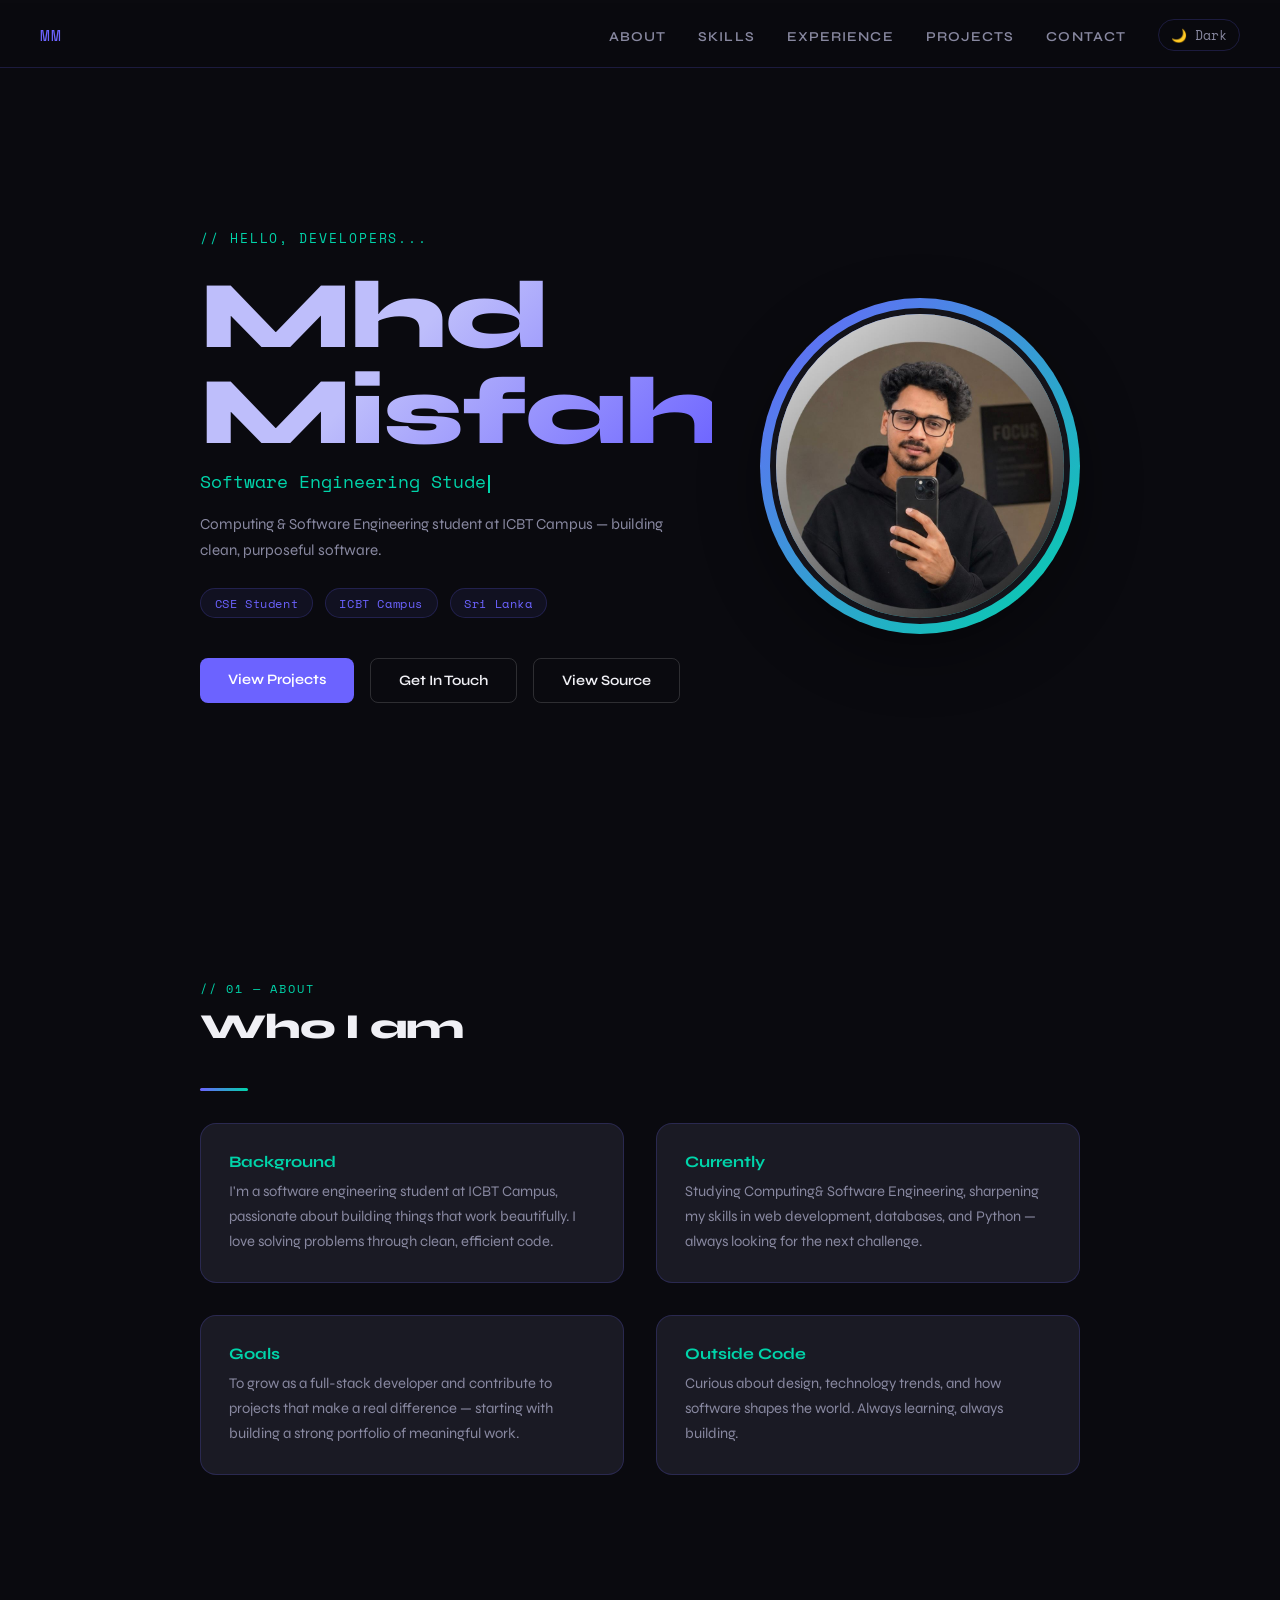
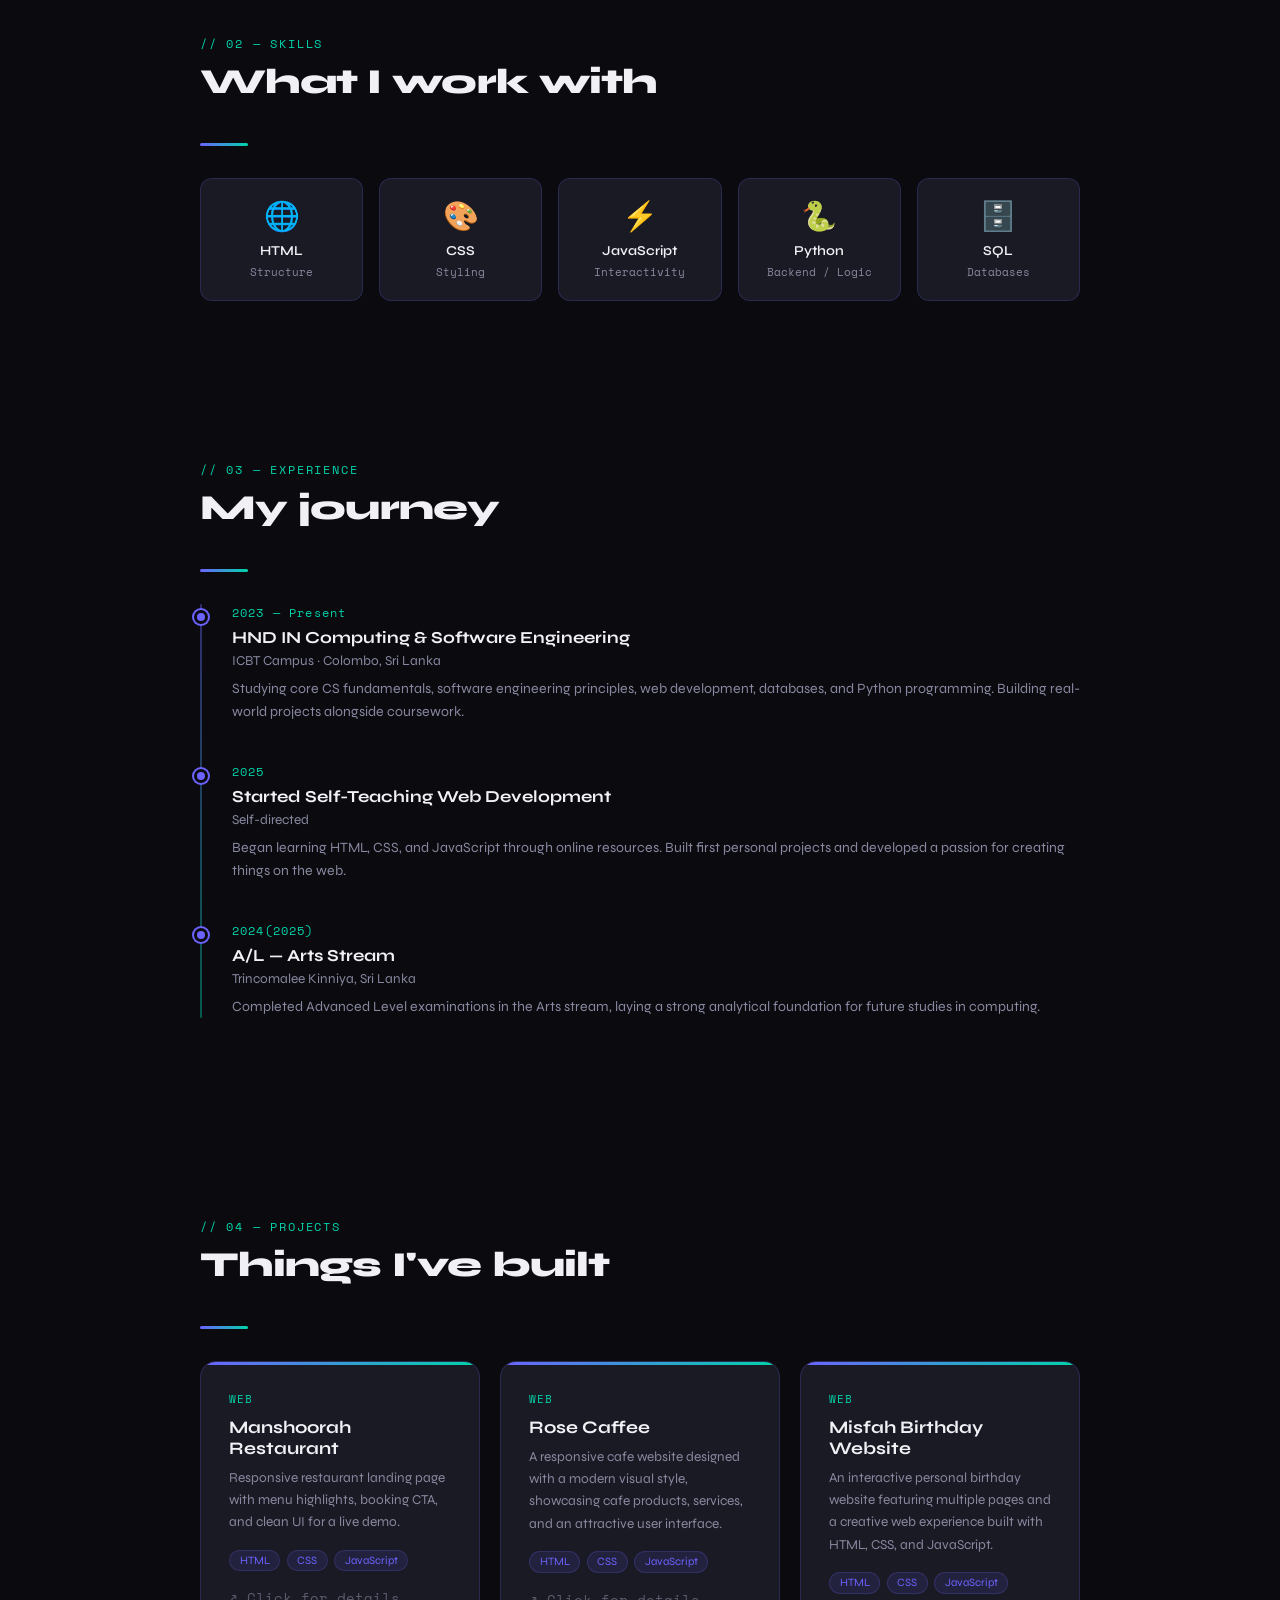
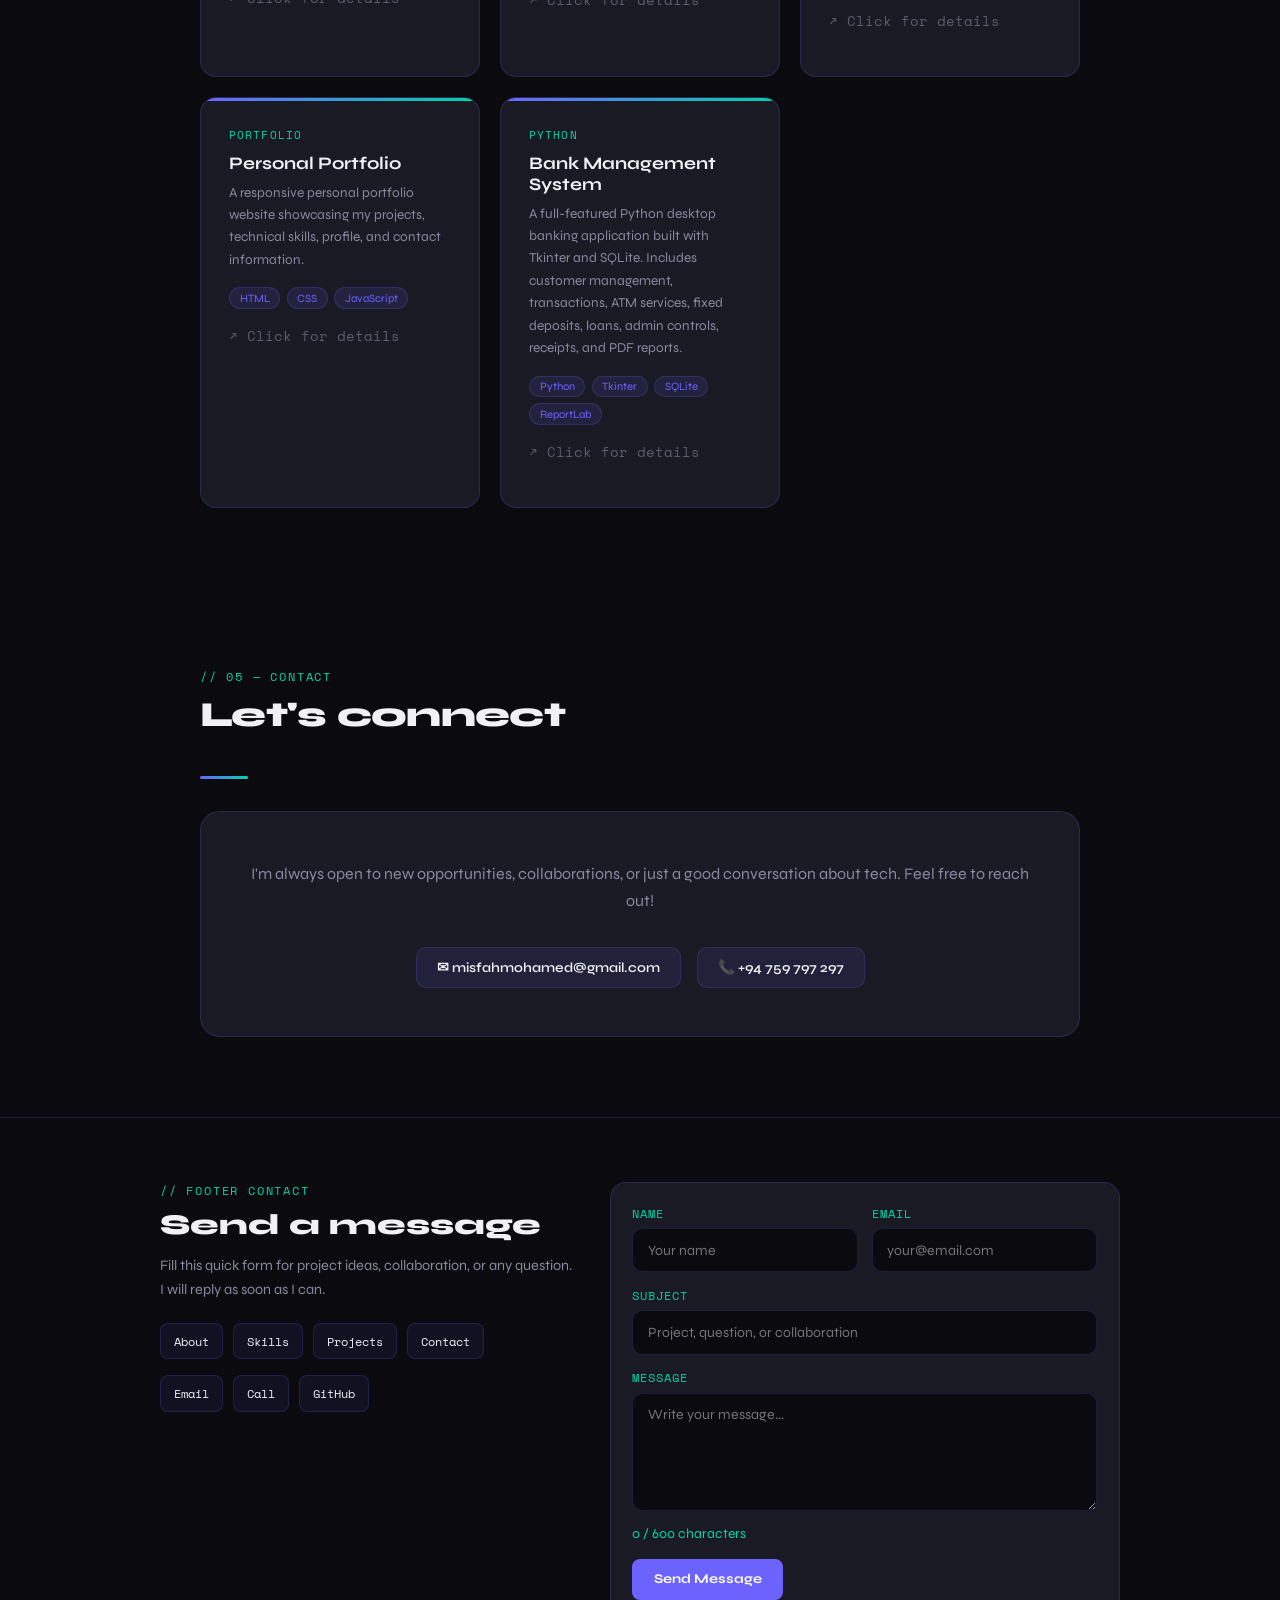
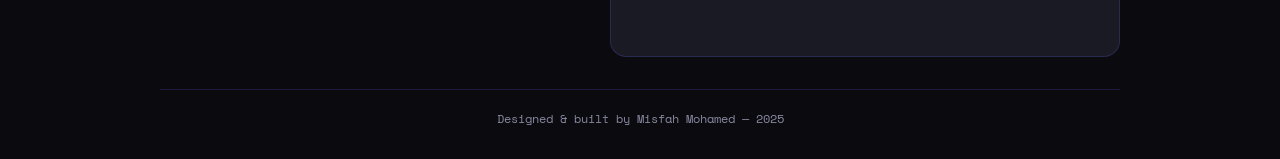
<file: index.html>
<!DOCTYPE html>
<html lang="en">

<head>
    <meta charset="UTF-8" />
    <meta name="viewport" content="width=device-width, initial-scale=1.0" />
    <title>Misfah Mohamed | Portfolio</title>
    <link
        href="https://fonts.googleapis.com/css2?family=Space+Mono:wght@400;700&family=Syne:wght@400;600;800&display=swap"
        rel="stylesheet" />
    <style>
        *,
        *::before,
        *::after {
            box-sizing: border-box;
            margin: 0;
            padding: 0;
        }

        :root {
            --bg: #0a0a0f;
            --surface: #13131a;
            --card: #1a1a24;
            --accent: #6c63ff;
            --accent2: #00d4aa;
            --text: #f0f0f5;
            --muted: #8888a0;
            --border: rgba(108, 99, 255, 0.2);
            --progress-h: 3px;
        }

        /* ─── LIGHT MODE ─── */
        body.light {
            --bg: #f4f4f9;
            --surface: #e8e8f0;
            --card: #ffffff;
            --accent: #5a52e0;
            --accent2: #00a887;
            --text: #0e0e1a;
            --muted: #5c5c78;
            --border: rgba(90, 82, 224, 0.18);
        }

        html {
            scroll-behavior: smooth;
        }

        body {
            font-family: 'Syne', sans-serif;
            background: var(--bg);
            color: var(--text);
            min-height: 100vh;
            transition: background 0.35s, color 0.35s;
        }

        /* ─── SCROLL PROGRESS ─── */
        #scroll-progress {
            position: fixed;
            top: 0;
            left: 0;
            height: var(--progress-h);
            width: 0%;
            background: linear-gradient(90deg, var(--accent), var(--accent2));
            z-index: 9999;
            transition: width 0.1s linear;
        }

        /* ─── NAV ─── */
        nav {
            position: fixed;
            top: var(--progress-h);
            width: 100%;
            z-index: 100;
            background: rgba(10, 10, 15, 0.85);
            backdrop-filter: blur(12px);
            border-bottom: 1px solid var(--border);
            display: flex;
            justify-content: space-between;
            align-items: center;
            padding: 1rem 2.5rem;
            transition: background 0.35s;
        }

        body.light nav {
            background: rgba(244, 244, 249, 0.88);
        }

        .nav-logo {
            font-family: 'Space Mono', monospace;
            font-size: 1rem;
            color: var(--accent);
            letter-spacing: .05em;
        }

        .nav-links {
            display: flex;
            gap: 2rem;
            list-style: none;
            align-items: center;
        }

        .nav-links a {
            text-decoration: none;
            color: var(--muted);
            font-size: .85rem;
            font-weight: 600;
            letter-spacing: .08em;
            text-transform: uppercase;
            transition: color .2s;
        }

        .nav-links a:hover {
            color: var(--accent2);
        }

        /* theme toggle */
        #theme-btn {
            background: none;
            border: 1px solid var(--border);
            border-radius: 100px;
            cursor: pointer;
            color: var(--muted);
            padding: .35rem .75rem;
            font-size: .8rem;
            font-family: 'Space Mono', monospace;
            transition: border-color .2s, color .2s;
        }

        #theme-btn:hover {
            border-color: var(--accent2);
            color: var(--accent2);
        }

        /* ─── SECTIONS ─── */
        section {
            padding: 5rem 2.5rem;
            max-width: 960px;
            margin: 0 auto;
        }

        /* ─── HERO ─── */
        #hero {
            min-height: 100vh;
            display: flex;
            align-items: center;
            padding-top: 7rem;
        }

        .hero-layout {
            width: 100%;
            display: grid;
            grid-template-columns: minmax(0, 1fr) 320px;
            gap: 3rem;
            align-items: center;
        }

        .hero-content {
            max-width: 560px;
        }

        .hero-profile-wrap {
            display: flex;
            flex-direction: column;
            align-items: center;
            justify-content: flex-end;
            gap: 1.5rem;
        }

        .hero-profile {
            width: min(320px, 100%);
            aspect-ratio: 1;
            border-radius: 50%;
            padding: 10px;
            background: linear-gradient(135deg, var(--accent), var(--accent2));
            box-shadow: 0 20px 60px rgba(0, 0, 0, .35);
        }

        .hero-profile img {
            width: 100%;
            height: 100%;
            display: block;
            object-fit: cover;
            border-radius: 50%;
            border: 6px solid var(--surface);
        }

        .hero-tag {
            font-family: 'Space Mono', monospace;
            font-size: .8rem;
            color: var(--accent2);
            letter-spacing: .15em;
            text-transform: uppercase;
            margin-bottom: 1.25rem;
        }

        h1.hero-name {
            font-size: clamp(3rem, 8vw, 6rem);
            font-weight: 800;
            line-height: 1;
            letter-spacing: -.02em;
            background: linear-gradient(135deg, #bebefb 40%, var(--accent));
            -webkit-background-clip: text;
            -webkit-text-fill-color: transparent;
            background-clip: text;
            margin-bottom: .5rem;
        }

        /* typing effect */
        #typed-role {
            font-size: 1.1rem;
            color: var(--accent2);
            font-family: 'Space Mono', monospace;
            margin-bottom: 1rem;
            min-height: 1.6em;
        }

        #typed-role .cursor {
            display: inline-block;
            width: 2px;
            height: 1em;
            background: var(--accent2);
            margin-left: 2px;
            vertical-align: middle;
            animation: blink .75s step-end infinite;
        }

        @keyframes blink {
            50% {
                opacity: 0;
            }
        }

        .hero-role {
            font-size: .95rem;
            color: var(--muted);
            margin-bottom: 1.5rem;
            max-width: 500px;
            line-height: 1.7;
        }

        .hero-badges {
            display: flex;
            gap: .75rem;
            flex-wrap: wrap;
            margin-bottom: 2.5rem;
        }

        .badge {
            font-family: 'Space Mono', monospace;
            font-size: .75rem;
            padding: .35rem .85rem;
            border: 1px solid var(--border);
            border-radius: 100px;
            color: var(--accent);
            background: rgba(108, 99, 255, .08);
            letter-spacing: .05em;
        }

        .hero-cta {
            display: flex;
            gap: 1rem;
            flex-wrap: wrap;
        }

        .btn-primary {
            padding: .8rem 1.75rem;
            background: var(--accent);
            color: #fff;
            border: none;
            border-radius: 8px;
            font-family: 'Syne', sans-serif;
            font-weight: 600;
            font-size: .9rem;
            cursor: pointer;
            text-decoration: none;
            transition: opacity .2s, transform .1s;
            display: inline-block;
        }

        .btn-primary:hover {
            opacity: .88;
            transform: translateY(-1px);
        }

        .btn-outline {
            padding: .8rem 1.75rem;
            background: transparent;
            color: var(--text);
            border: 1px solid rgba(255, 255, 255, .15);
            border-radius: 8px;
            font-family: 'Syne', sans-serif;
            font-weight: 600;
            font-size: .9rem;
            cursor: pointer;
            text-decoration: none;
            transition: border-color .2s, transform .1s;
            display: inline-block;
        }

        .btn-outline:hover {
            border-color: var(--accent2);
            transform: translateY(-1px);
        }

        body.light .btn-outline {
            border-color: rgba(0, 0, 0, .18);
        }

        /* ─── SECTION LABELS ─── */
        .section-label {
            font-family: 'Space Mono', monospace;
            font-size: .75rem;
            color: var(--accent2);
            letter-spacing: .15em;
            text-transform: uppercase;
            margin-bottom: .5rem;
        }

        h2.section-title {
            font-size: 2.2rem;
            font-weight: 800;
            letter-spacing: -.02em;
            margin-bottom: 2.5rem;
        }

        .divider {
            width: 48px;
            height: 3px;
            background: linear-gradient(90deg, var(--accent), var(--accent2));
            border-radius: 2px;
            margin-bottom: 2rem;
        }

        /* ─── REVEAL ON SCROLL ─── */
        .reveal {
            opacity: 0;
            transform: translateY(32px);
            transition: opacity .65s ease, transform .65s ease;
        }

        .reveal.visible {
            opacity: 1;
            transform: none;
        }

        /* ─── ABOUT ─── */
        .about-grid {
            display: grid;
            grid-template-columns: 1fr 1fr;
            gap: 2rem;
        }

        .about-card {
            background: var(--card);
            border: 1px solid var(--border);
            border-radius: 16px;
            padding: 1.75rem;
        }

        .about-card h3 {
            font-size: 1rem;
            color: var(--accent2);
            margin-bottom: .5rem;
        }

        .about-card p {
            font-size: .92rem;
            color: var(--muted);
            line-height: 1.7;
        }

        /* ─── SKILLS ─── */
        .skills-grid {
            display: grid;
            grid-template-columns: repeat(auto-fit, minmax(140px, 1fr));
            gap: 1rem;
        }

        .skill-card {
            background: var(--card);
            border: 1px solid var(--border);
            border-radius: 12px;
            padding: 1.25rem 1rem;
            text-align: center;
            transition: border-color .2s, transform .2s;
        }

        .skill-card:hover {
            border-color: var(--accent);
            transform: translateY(-3px);
        }

        .skill-icon {
            font-size: 1.8rem;
            margin-bottom: .5rem;
        }

        .skill-name {
            font-size: .85rem;
            font-weight: 600;
            color: var(--text);
        }

        .skill-level {
            font-family: 'Space Mono', monospace;
            font-size: .7rem;
            color: var(--muted);
            margin-top: .25rem;
        }

        /* ─── TIMELINE ─── */
        #experience {
            position: relative;
        }

        .timeline {
            position: relative;
            padding-left: 2rem;
        }

        .timeline::before {
            content: '';
            position: absolute;
            left: 0;
            top: 0;
            bottom: 0;
            width: 2px;
            background: linear-gradient(to bottom, var(--accent), var(--accent2));
            border-radius: 2px;
            opacity: .4;
        }

        .tl-item {
            position: relative;
            margin-bottom: 2.5rem;
        }

        .tl-dot {
            position: absolute;
            left: -2.4rem;
            top: .35rem;
            width: 14px;
            height: 14px;
            border-radius: 50%;
            background: var(--accent);
            border: 3px solid var(--bg);
            box-shadow: 0 0 0 2px var(--accent);
            transition: background .2s;
        }

        .tl-item:hover .tl-dot {
            background: var(--accent2);
            box-shadow: 0 0 0 2px var(--accent2);
        }

        .tl-date {
            font-family: 'Space Mono', monospace;
            font-size: .72rem;
            color: var(--accent2);
            letter-spacing: .1em;
            margin-bottom: .35rem;
        }

        .tl-title {
            font-size: 1.05rem;
            font-weight: 700;
            margin-bottom: .25rem;
        }

        .tl-org {
            font-size: .85rem;
            color: var(--muted);
            margin-bottom: .5rem;
        }

        .tl-desc {
            font-size: .88rem;
            color: var(--muted);
            line-height: 1.65;
        }

        /* ─── PROJECTS ─── */
        .projects-grid {
            display: grid;
            grid-template-columns: repeat(auto-fit, minmax(260px, 1fr));
            gap: 1.25rem;
        }

        .project-card {
            background: var(--card);
            border: 1px solid var(--border);
            border-radius: 16px;
            padding: 1.75rem;
            transition: border-color .2s, transform .2s;
            position: relative;
            overflow: hidden;
            cursor: pointer;
        }

        .project-card::before {
            content: '';
            position: absolute;
            top: 0;
            left: 0;
            right: 0;
            height: 3px;
            background: linear-gradient(90deg, var(--accent), var(--accent2));
        }

        .project-card:hover {
            border-color: var(--accent);
            transform: translateY(-4px);
        }

        .project-tag {
            font-family: 'Space Mono', monospace;
            font-size: .7rem;
            color: var(--accent2);
            letter-spacing: .1em;
            text-transform: uppercase;
            margin-bottom: .6rem;
        }

        .project-card h3 {
            font-size: 1.1rem;
            font-weight: 700;
            margin-bottom: .5rem;
        }

        .project-card p {
            font-size: .85rem;
            color: var(--muted);
            line-height: 1.65;
            margin-bottom: 1rem;
        }

        .project-techs {
            display: flex;
            gap: .4rem;
            flex-wrap: wrap;
        }

        .tech-pill {
            font-size: .7rem;
            padding: .2rem .6rem;
            background: rgba(108, 99, 255, .12);
            color: var(--accent);
            border-radius: 100px;
            border: 1px solid var(--border);
        }

        .open-modal-hint {
            font-family: 'Space Mono', monospace;
            font-size: .7rem;
            color: var(--muted);
            margin-top: 1rem;
            opacity: .6;
        }

        /* ─── MODAL ─── */
        .modal-overlay {
            position: fixed;
            inset: 0;
            background: rgba(0, 0, 0, .7);
            backdrop-filter: blur(6px);
            z-index: 500;
            display: flex;
            align-items: center;
            justify-content: center;
            padding: 1.5rem;
            opacity: 0;
            pointer-events: none;
            transition: opacity .25s;
        }

        .modal-overlay.open {
            opacity: 1;
            pointer-events: all;
        }

        .modal-box {
            background: var(--card);
            border: 1px solid var(--border);
            border-radius: 20px;
            padding: 2.5rem;
            max-width: 560px;
            width: 100%;
            position: relative;
            transform: translateY(24px);
            transition: transform .3s ease;
        }

        .modal-overlay.open .modal-box {
            transform: none;
        }

        .modal-close {
            position: absolute;
            top: 1.25rem;
            right: 1.25rem;
            background: none;
            border: 1px solid var(--border);
            border-radius: 8px;
            color: var(--muted);
            cursor: pointer;
            font-size: 1.1rem;
            width: 36px;
            height: 36px;
            display: flex;
            align-items: center;
            justify-content: center;
            transition: border-color .2s, color .2s;
        }

        .modal-close:hover {
            border-color: var(--accent2);
            color: var(--accent2);
        }

        .modal-tag {
            font-family: 'Space Mono', monospace;
            font-size: .7rem;
            color: var(--accent2);
            letter-spacing: .1em;
            text-transform: uppercase;
            margin-bottom: .5rem;
        }

        .modal-title {
            font-size: 1.5rem;
            font-weight: 800;
            margin-bottom: 1rem;
        }

        .modal-desc {
            font-size: .92rem;
            color: var(--muted);
            line-height: 1.7;
            margin-bottom: 1.25rem;
        }

        .modal-techs {
            display: flex;
            gap: .4rem;
            flex-wrap: wrap;
            margin-bottom: 1.5rem;
        }

        .modal-links {
            display: flex;
            gap: .75rem;
            flex-wrap: wrap;
        }

        .modal-link {
            padding: .55rem 1.1rem;
            border-radius: 8px;
            font-size: .85rem;
            font-weight: 600;
            text-decoration: none;
            font-family: 'Syne', sans-serif;
            transition: opacity .2s;
        }

        .ml-primary {
            background: var(--accent);
            color: #fff;
        }

        .ml-outline {
            background: transparent;
            border: 1px solid var(--border);
            color: var(--text);
        }

        .ml-outline:hover {
            border-color: var(--accent2);
        }

        /* ─── CONTACT ─── */
        .contact-box {
            background: var(--card);
            border: 1px solid var(--border);
            border-radius: 20px;
            padding: 3rem 2.5rem;
            text-align: center;
        }

        .contact-box p {
            color: var(--muted);
            margin-bottom: 2rem;
            font-size: 1rem;
            line-height: 1.7;
        }

        .contact-links {
            display: flex;
            justify-content: center;
            gap: 1rem;
            flex-wrap: wrap;
        }

        .contact-link {
            display: flex;
            align-items: center;
            gap: .5rem;
            padding: .7rem 1.25rem;
            background: rgba(108, 99, 255, .1);
            border: 1px solid var(--border);
            border-radius: 10px;
            color: var(--text);
            text-decoration: none;
            font-size: .85rem;
            font-weight: 600;
            transition: border-color .2s, background .2s;
        }

        .contact-link:hover {
            border-color: var(--accent2);
            background: rgba(0, 212, 170, .1);
        }

        /* ─── FOOTER ─── */
        footer {
            padding: 4rem 2.5rem 2rem;
            font-family: 'Space Mono', monospace;
            font-size: .75rem;
            color: var(--muted);
            border-top: 1px solid var(--border);
        }

        .footer-inner {
            max-width: 960px;
            margin: 0 auto;
            display: grid;
            grid-template-columns: minmax(0, .9fr) minmax(280px, 1.1fr);
            gap: 2rem;
            align-items: start;
        }

        .footer-panel {
            text-align: left;
        }

        .footer-title {
            font-size: 1.8rem;
            font-weight: 800;
            color: var(--text);
            margin-bottom: .75rem;
            font-family: 'Syne', sans-serif;
        }

        .footer-copy {
            color: var(--muted);
            font-size: .9rem;
            line-height: 1.7;
            margin-bottom: 1.25rem;
            font-family: 'Syne', sans-serif;
        }

        .footer-links,
        .footer-socials {
            display: flex;
            flex-wrap: wrap;
            gap: .65rem;
            margin-bottom: 1rem;
        }

        .footer-links a,
        .footer-socials a {
            color: var(--text);
            text-decoration: none;
            padding: .55rem .8rem;
            border: 1px solid var(--border);
            border-radius: 8px;
            background: rgba(108, 99, 255, .08);
            transition: border-color .2s, background .2s, color .2s;
        }

        .footer-links a:hover,
        .footer-socials a:hover {
            border-color: var(--accent2);
            background: rgba(0, 212, 170, .1);
            color: var(--accent2);
        }

        .footer-form {
            display: grid;
            gap: .9rem;
            padding: 1.35rem;
            text-align: left;
            background: var(--card);
            border: 1px solid var(--border);
            border-radius: 16px;
        }

        .form-row {
            display: grid;
            grid-template-columns: 1fr 1fr;
            gap: .9rem;
        }

        .footer-form label {
            display: grid;
            gap: .4rem;
            color: var(--accent2);
            letter-spacing: .08em;
            text-transform: uppercase;
        }

        .footer-form input,
        .footer-form textarea {
            width: 100%;
            border: 1px solid var(--border);
            border-radius: 10px;
            background: var(--bg);
            color: var(--text);
            padding: .8rem .9rem;
            font: 400 .88rem 'Syne', sans-serif;
            outline: none;
            transition: border-color .2s, box-shadow .2s;
        }

        .footer-form textarea {
            min-height: 118px;
            resize: vertical;
        }

        .footer-form input:focus,
        .footer-form textarea:focus {
            border-color: var(--accent2);
            box-shadow: 0 0 0 3px rgba(0, 212, 170, .12);
        }

        .footer-form button {
            justify-self: start;
            padding: .8rem 1.35rem;
            background: var(--accent);
            color: #fff;
            border: 0;
            border-radius: 8px;
            font-family: 'Syne', sans-serif;
            font-weight: 700;
            cursor: pointer;
            transition: opacity .2s, transform .1s;
        }

        .footer-form button:hover {
            opacity: .88;
            transform: translateY(-1px);
        }

        .form-status {
            min-height: 1.4em;
            color: var(--accent2);
            font-family: 'Syne', sans-serif;
            font-size: .86rem;
        }

        .footer-bottom {
            max-width: 960px;
            margin: 2rem auto 0;
            padding-top: 1.25rem;
            border-top: 1px solid var(--border);
            text-align: center;
        }

        /* ─── HERO ANIM ─── */
        @keyframes fadeUp {
            from {
                opacity: 0;
                transform: translateY(24px);
            }

            to {
                opacity: 1;
                transform: none;
            }
        }

        .hero-tag {
            animation: fadeUp .7s ease both .1s;
        }

        h1.hero-name {
            animation: fadeUp .7s ease both .22s;
        }

        #typed-role {
            animation: fadeUp .7s ease both .3s;
        }

        .hero-role {
            animation: fadeUp .7s ease both .34s;
        }

        .hero-badges {
            animation: fadeUp .7s ease both .44s;
        }

        .hero-cta {
            animation: fadeUp .7s ease both .54s;
        }

        /* ─── RESPONSIVE ─── */
        @media (max-width: 820px) {
            nav {
                padding: 1rem 1.25rem;
            }

            section {
                padding: 4.5rem 1.25rem;
            }

            .hero-layout {
                grid-template-columns: 1fr;
                gap: 2rem;
            }

            .hero-profile-wrap {
                order: -1;
                justify-content: center;
            }

            .hero-profile {
                width: min(260px, 72vw);
            }

            .about-grid {
                grid-template-columns: 1fr;
            }

            .nav-links {
                gap: 1rem;
            }

            .footer-inner,
            .form-row {
                grid-template-columns: 1fr;
            }

            footer {
                padding: 3rem 1.25rem 1.75rem;
            }
        }
    </style>
</head>

<body>

    <!-- SCROLL PROGRESS -->
    <div id="scroll-progress"></div>

    <!-- NAV -->
    <nav>
        <span class="nav-logo">MM</span>
        <ul class="nav-links">
            <li><a href="#about">About</a></li>
            <li><a href="#skills">Skills</a></li>
            <li><a href="#experience">Experience</a></li>
            <li><a href="#projects">Projects</a></li>
            <li><a href="#contact">Contact</a></li>
            <li><button id="theme-btn" aria-label="Toggle theme">🌙 Dark</button></li>
        </ul>
    </nav>

    <!-- HERO -->
    <section id="hero">
        <div class="hero-layout">
            <div class="hero-content">
                <p class="hero-tag">// Hello, Developers...</p>
                <h1 class="hero-name">Mhd<br />Misfah</h1>
                <div id="typed-role"><span id="typed-text"></span><span class="cursor"></span></div>
                <p class="hero-role">Computing &amp; Software Engineering student at ICBT Campus — building
                    clean, purposeful software.</p>
                <div class="hero-badges">
                    <span class="badge">CSE Student</span>
                    <span class="badge">ICBT Campus</span>
                    <span class="badge">Sri Lanka</span>
                </div>
                <div class="hero-cta">
                    <a href="#projects" class="btn-primary">View Projects</a>
                    <a href="#contact" class="btn-outline">Get In Touch</a>
                    <a href="https://github.com/misfah2005/rajportpolio" target="_blank" rel="noopener noreferrer"
                        class="btn-outline" title="View source on GitHub">View Source</a>
                </div>
            </div>
            <div class="hero-profile-wrap">
                <div class="hero-profile">
                    <img src="images/WhatsApp Image 2026-05-02 at 8.56.31 PM.jpeg" alt="Portrait of Misfah Mohamed" />
                </div>
            </div>
        </div>
    </section>

    <!-- ABOUT -->
    <section id="about">
        <p class="section-label">// 01 — about</p>
        <h2 class="section-title">Who I am</h2>
        <div class="divider"></div>
        <div class="about-grid">
            <div class="about-card reveal">
                <h3>Background</h3>
                <p>I'm a software engineering student at ICBT Campus, passionate about building things that work
                    beautifully. I love solving problems through clean, efficient code.</p>
            </div>
            <div class="about-card reveal">
                <h3>Currently</h3>
                <p>Studying Computing&amp; Software Engineering, sharpening my skills in web development,
                    databases, and Python — always looking for the next challenge.</p>
            </div>
            <div class="about-card reveal">
                <h3>Goals</h3>
                <p>To grow as a full-stack developer and contribute to projects that make a real difference — starting
                    with building a strong portfolio of meaningful work.</p>
            </div>
            <div class="about-card reveal">
                <h3>Outside Code</h3>
                <p>Curious about design, technology trends, and how software shapes the world. Always learning, always
                    building.</p>
            </div>
        </div>
    </section>

    <!-- SKILLS -->
    <section id="skills">
        <p class="section-label">// 02 — skills</p>
        <h2 class="section-title">What I work with</h2>
        <div class="divider"></div>
        <div class="skills-grid">
            <div class="skill-card reveal">
                <div class="skill-icon">🌐</div>
                <div class="skill-name">HTML</div>
                <div class="skill-level">Structure</div>
            </div>
            <div class="skill-card reveal">
                <div class="skill-icon">🎨</div>
                <div class="skill-name">CSS</div>
                <div class="skill-level">Styling</div>
            </div>
            <div class="skill-card reveal">
                <div class="skill-icon">⚡</div>
                <div class="skill-name">JavaScript</div>
                <div class="skill-level">Interactivity</div>
            </div>
            <div class="skill-card reveal">
                <div class="skill-icon">🐍</div>
                <div class="skill-name">Python</div>
                <div class="skill-level">Backend / Logic</div>
            </div>
            <div class="skill-card reveal">
                <div class="skill-icon">🗄️</div>
                <div class="skill-name">SQL</div>
                <div class="skill-level">Databases</div>
            </div>
        </div>
    </section>

    <!-- EXPERIENCE / TIMELINE -->
    <section id="experience">
        <p class="section-label">// 03 — experience</p>
        <h2 class="section-title">My journey</h2>
        <div class="divider"></div>
        <div class="timeline">
            <div class="tl-item reveal">
                <div class="tl-dot"></div>
                <div class="tl-date">2023 — Present</div>
                <div class="tl-title">HND IN Computing &amp; Software Engineering</div>
                <div class="tl-org">ICBT Campus · Colombo, Sri Lanka</div>
                <div class="tl-desc">Studying core CS fundamentals, software engineering principles, web development,
                    databases, and Python programming. Building real-world projects alongside coursework.</div>
            </div>
            <div class="tl-item reveal">
                <div class="tl-dot"></div>
                <div class="tl-date">2025</div>
                <div class="tl-title">Started Self-Teaching Web Development</div>
                <div class="tl-org">Self-directed</div>
                <div class="tl-desc">Began learning HTML, CSS, and JavaScript through online resources. Built first
                    personal projects and developed a passion for creating things on the web.</div>
            </div>
            <div class="tl-item reveal">
                <div class="tl-dot"></div>
                <div class="tl-date">2024(2025)</div>
                <div class="tl-title">A/L — Arts Stream</div>
                <div class="tl-org">Trincomalee Kinniya, Sri Lanka</div>
                <div class="tl-desc">Completed Advanced Level examinations in the Arts stream, laying a strong
                    analytical foundation for future studies in computing.</div>
            </div>
        </div>
    </section>

    <!-- PROJECTS -->
    <section id="projects">
        <p class="section-label">// 04 — projects</p>
        <h2 class="section-title">Things I've built</h2>
        <div class="divider"></div>
        <div class="projects-grid">
            <div class="project-card reveal" data-modal="0">
                <div class="project-tag">Web</div>
                <h3>Manshoorah Restaurant</h3>
                <p>Responsive restaurant landing page with menu highlights, booking CTA, and clean UI for a live demo.
                </p>
                <div class="project-techs">
                    <span class="tech-pill">HTML</span>
                    <span class="tech-pill">CSS</span>
                    <span class="tech-pill">JavaScript</span>
                </div>
                <p class="open-modal-hint">↗ Click for details</p>
            </div>
            <!-- ROSE CAFFEE -->
            <div class="project-card reveal" data-modal="1">
                <div class="project-tag">Web</div>
                <h3>Rose Caffee</h3>

                <p>
                    A responsive cafe website designed with a modern visual style,
                    showcasing cafe products, services, and an attractive user interface.
                </p>

                <div class="project-techs">
                    <span class="tech-pill">HTML</span>
                    <span class="tech-pill">CSS</span>
                    <span class="tech-pill">JavaScript</span>
                </div>

                <p class="open-modal-hint">↗ Click for details</p>
            </div>


            <!-- MISFAH BIRTHDAY -->
            <div class="project-card reveal" data-modal="2">
                <div class="project-tag">Web</div>
                <h3>Misfah Birthday Website</h3>

                <p>
                    An interactive personal birthday website featuring multiple
                    pages and a creative web experience built with HTML, CSS, and JavaScript.
                </p>

                <div class="project-techs">
                    <span class="tech-pill">HTML</span>
                    <span class="tech-pill">CSS</span>
                    <span class="tech-pill">JavaScript</span>
                </div>

                <p class="open-modal-hint">↗ Click for details</p>
            </div>


            <!-- PORTFOLIO -->
            <div class="project-card reveal" data-modal="3">
                <div class="project-tag">Portfolio</div>
                <h3>Personal Portfolio</h3>

                <p>
                    A responsive personal portfolio website showcasing my projects,
                    technical skills, profile, and contact information.
                </p>

                <div class="project-techs">
                    <span class="tech-pill">HTML</span>
                    <span class="tech-pill">CSS</span>
                    <span class="tech-pill">JavaScript</span>
                </div>

                <p class="open-modal-hint">↗ Click for details</p>
            </div>


            <!-- BANK MANAGEMENT SYSTEM -->
            <div class="project-card reveal" data-modal="4">
                <div class="project-tag">Python</div>
                <h3>Bank Management System</h3>

                <p>
                    A full-featured Python desktop banking application built with
                    Tkinter and SQLite. Includes customer management, transactions,
                    ATM services, fixed deposits, loans, admin controls, receipts,
                    and PDF reports.
                </p>

                <div class="project-techs">
                    <span class="tech-pill">Python</span>
                    <span class="tech-pill">Tkinter</span>
                    <span class="tech-pill">SQLite</span>
                    <span class="tech-pill">ReportLab</span>
                </div>

                <p class="open-modal-hint">↗ Click for details</p>
            </div>
        </div>
    </section>

    <!-- CONTACT -->
    <section id="contact">
        <p class="section-label">// 05 — contact</p>
        <h2 class="section-title">Let's connect</h2>
        <div class="divider"></div>
        <div class="contact-box reveal">
            <p>I'm always open to new opportunities, collaborations, or just a good conversation about tech. Feel free
                to reach out!</p>
            <div class="contact-links">
                <a class="contact-link" href="mailto:misfahmohamed@gmail.com">✉ misfahmohamed@gmail.com</a>
                <a class="contact-link" href="tel:+94759797297">📞 +94 759 797 297</a>
            </div>
        </div>
    </section>

    <footer>
        <div class="footer-inner">
            <div class="footer-panel">
                <p class="section-label">// footer contact</p>
                <h2 class="footer-title">Send a message</h2>
                <p class="footer-copy">Fill this quick form for project ideas, collaboration, or any question. I will
                    reply as soon as I can.</p>

                <div class="footer-links" aria-label="Footer navigation">
                    <a href="#about">About</a>
                    <a href="#skills">Skills</a>
                    <a href="#projects">Projects</a>
                    <a href="#contact">Contact</a>
                </div>

                <div class="footer-socials" aria-label="Contact links">
                    <a href="mailto:misfahmohamed@gmail.com">Email</a>
                    <a href="tel:+94759797297">Call</a>
                    <a href="https://github.com/misfah2005" target="_blank" rel="noopener noreferrer">GitHub</a>
                </div>
            </div>

            <form class="footer-form" id="footer-form" action="mailto:misfahmohamed@gmail.com" method="post"
                enctype="text/plain">
                <div class="form-row">
                    <label>
                        Name
                        <input type="text" name="name" placeholder="Your name" required />
                    </label>
                    <label>
                        Email
                        <input type="email" name="email" placeholder="your@email.com" required />
                    </label>
                </div>
                <label>
                    Subject
                    <input type="text" name="subject" placeholder="Project, question, or collaboration" required />
                </label>
                <label>
                    Message
                    <textarea name="message" id="footer-message" maxlength="600" placeholder="Write your message..."
                        required></textarea>
                </label>
                <div class="form-status" id="message-count">0 / 600 characters</div>
                <button type="submit">Send Message</button>
                <p class="form-status" id="form-status" aria-live="polite"></p>
            </form>
        </div>
        <p class="footer-bottom">Designed &amp; built by Misfah Mohamed &mdash; 2025</p>
    </footer>

    <!-- PROJECT MODAL -->
    <div class="modal-overlay" id="modal-overlay" role="dialog" aria-modal="true">
        <div class="modal-box">
            <button class="modal-close" id="modal-close" aria-label="Close">✕</button>
            <div class="modal-tag" id="m-tag"></div>
            <div class="modal-title" id="m-title"></div>
            <div class="modal-desc" id="m-desc"></div>
            <div class="modal-techs" id="m-techs"></div>
            <div class="modal-links" id="m-links"></div>
        </div>
    </div>

    <script>
        /* ── PROJECT DATA ── */
        const projects = [
    {
        tag: "Web",
        title: "Manshoorah Restaurant",
        desc: "A responsive restaurant landing page built with HTML, CSS, and JavaScript. It includes a menu section, booking call-to-action, responsive design, and a live GitHub Pages demo.",
        techs: ["HTML", "CSS", "JavaScript"],
        links: [
            {
                label: "Live Demo",
                href: "https://misfah2005.github.io/manshoorah-resturant22/",
                primary: true
            },
            {
                label: "GitHub",
                href: "https://github.com/misfah2005/manshoorah-resturant22",
                primary: false
            }
        ]
    },

    {
        tag: "Web",
        title: "Rose Caffee",
        desc: "A responsive cafe website designed with a modern visual style to showcase cafe products, services, and an attractive user interface.",
        techs: ["HTML", "CSS", "JavaScript"],
        links: [
            {
                label: "GitHub",
                href: "https://github.com/misfah2005/rose-caffee",
                primary: true
            }
        ]
    },

    {
        tag: "Web",
        title: "Misfah Birthday Website",
        desc: "An interactive personal birthday website featuring multiple pages and a creative web experience built using HTML, CSS, and JavaScript.",
        techs: ["HTML", "CSS", "JavaScript"],
        links: [
            {
                label: "GitHub",
                href: "https://github.com/misfah2005/MISFAH_BIRTH_DAY",
                primary: true
            }
        ]
    },

    {
        tag: "Portfolio",
        title: "Personal Portfolio",
        desc: "A responsive personal portfolio website showcasing my projects, technical skills, profile, and contact information.",
        techs: ["HTML", "CSS", "JavaScript"],
        links: [
            {
                label: "GitHub",
                href: "https://github.com/misfah2005/rajportpolio",
                primary: true
            }
        ]
    },

    {
        tag: "Python",
        title: "Bank Management System",
        desc: "A full-featured Python desktop banking application built with Tkinter and SQLite. The system includes customer account management, deposits, withdrawals, money transfers, transaction history, ATM card services, ATM PIN management, fixed deposits, loans, admin management, ATM receipts, and PDF reports.",
        techs: ["Python", "Tkinter", "SQLite", "ReportLab"],
        links: [
            {
                label: "GitHub",
                href: "https://github.com/misfah2005/bank-management-system",
                primary: true
            }
        ]
    }
];

        /* ── SCROLL PROGRESS ── */
        const progressBar = document.getElementById('scroll-progress');
        window.addEventListener('scroll', () => {
            const scrollTop = document.documentElement.scrollTop;
            const docH = document.documentElement.scrollHeight - window.innerHeight;
            progressBar.style.width = (scrollTop / docH * 100) + '%';
        });

        /* ── REVEAL ON SCROLL ── */
        const reveals = document.querySelectorAll('.reveal');
        const revealObs = new IntersectionObserver((entries) => {
            entries.forEach((e, i) => {
                if (e.isIntersecting) {
                    e.target.style.transitionDelay = (i * 0.06) + 's';
                    e.target.classList.add('visible');
                    revealObs.unobserve(e.target);
                }
            });
        }, { threshold: 0.12 });
        reveals.forEach(el => revealObs.observe(el));

        /* ── TYPING EFFECT ── */
        const roles = [
            "Software Engineering Student",
            "Web Developer",
            "Python Enthusiast",
            "Problem Solver",
        ];
        let ri = 0, ci = 0, deleting = false;
        const typedEl = document.getElementById('typed-text');
        function type() {
            const current = roles[ri];
            if (!deleting) {
                typedEl.textContent = current.slice(0, ++ci);
                if (ci === current.length) { deleting = true; setTimeout(type, 1600); return; }
            } else {
                typedEl.textContent = current.slice(0, --ci);
                if (ci === 0) { deleting = false; ri = (ri + 1) % roles.length; }
            }
            setTimeout(type, deleting ? 45 : 85);
        }
        type();

        /* ── THEME TOGGLE ── */
        const themeBtn = document.getElementById('theme-btn');
        let light = false;
        themeBtn.addEventListener('click', () => {
            light = !light;
            document.body.classList.toggle('light', light);
            themeBtn.textContent = light ? '🌙 Dark' : '☀️ Light';
        });

        /* ── FOOTER CONTACT FORM ── */
        const footerForm = document.getElementById('footer-form');
        const footerMessage = document.getElementById('footer-message');
        const messageCount = document.getElementById('message-count');
        const formStatus = document.getElementById('form-status');

        if (footerForm && footerMessage && messageCount && formStatus) {
            footerMessage.addEventListener('input', () => {
                messageCount.textContent = `${footerMessage.value.length} / 600 characters`;
            });

            footerForm.addEventListener('submit', (event) => {
                event.preventDefault();

                const data = new FormData(footerForm);
                const name = String(data.get('name') || '').trim();
                const email = String(data.get('email') || '').trim();
                const subject = String(data.get('subject') || '').trim();
                const message = String(data.get('message') || '').trim();

                if (!name || !email || !subject || !message) {
                    formStatus.textContent = 'Please fill every field before sending.';
                    return;
                }

                const body = encodeURIComponent(`Name: ${name}\nEmail: ${email}\n\n${message}`);
                window.location.href = `mailto:misfahmohamed@gmail.com?subject=${encodeURIComponent(subject)}&body=${body}`;
                formStatus.textContent = 'Your email app is opening with the message ready to send.';
            });
        }

        /* ── MODAL ── */
        const overlay = document.getElementById('modal-overlay');
        const mClose = document.getElementById('modal-close');
        const mTag = document.getElementById('m-tag');
        const mTitle = document.getElementById('m-title');
        const mDesc = document.getElementById('m-desc');
        const mTechs = document.getElementById('m-techs');
        const mLinks = document.getElementById('m-links');

        document.querySelectorAll('[data-modal]').forEach(card => {
            card.addEventListener('click', () => {
                const p = projects[+card.dataset.modal];
                mTag.textContent = p.tag;
                mTitle.textContent = p.title;
                mDesc.textContent = p.desc;
                mTechs.innerHTML = p.techs.map(t => `<span class="tech-pill">${t}</span>`).join('');
                mLinks.innerHTML = p.links.map(l =>
                    `<a class="modal-link ${l.primary ? 'ml-primary' : 'ml-outline'}" href="${l.href}" target="_blank" rel="noopener noreferrer">${l.label}</a>`
                ).join('');
                overlay.classList.add('open');
                document.body.style.overflow = 'hidden';
            });
        });

        function closeModal() {
            overlay.classList.remove('open');
            document.body.style.overflow = '';
        }
        mClose.addEventListener('click', closeModal);
        overlay.addEventListener('click', e => { if (e.target === overlay) closeModal(); });
        document.addEventListener('keydown', e => { if (e.key === 'Escape') closeModal(); });
    </script>
</body>

</html>
</file>
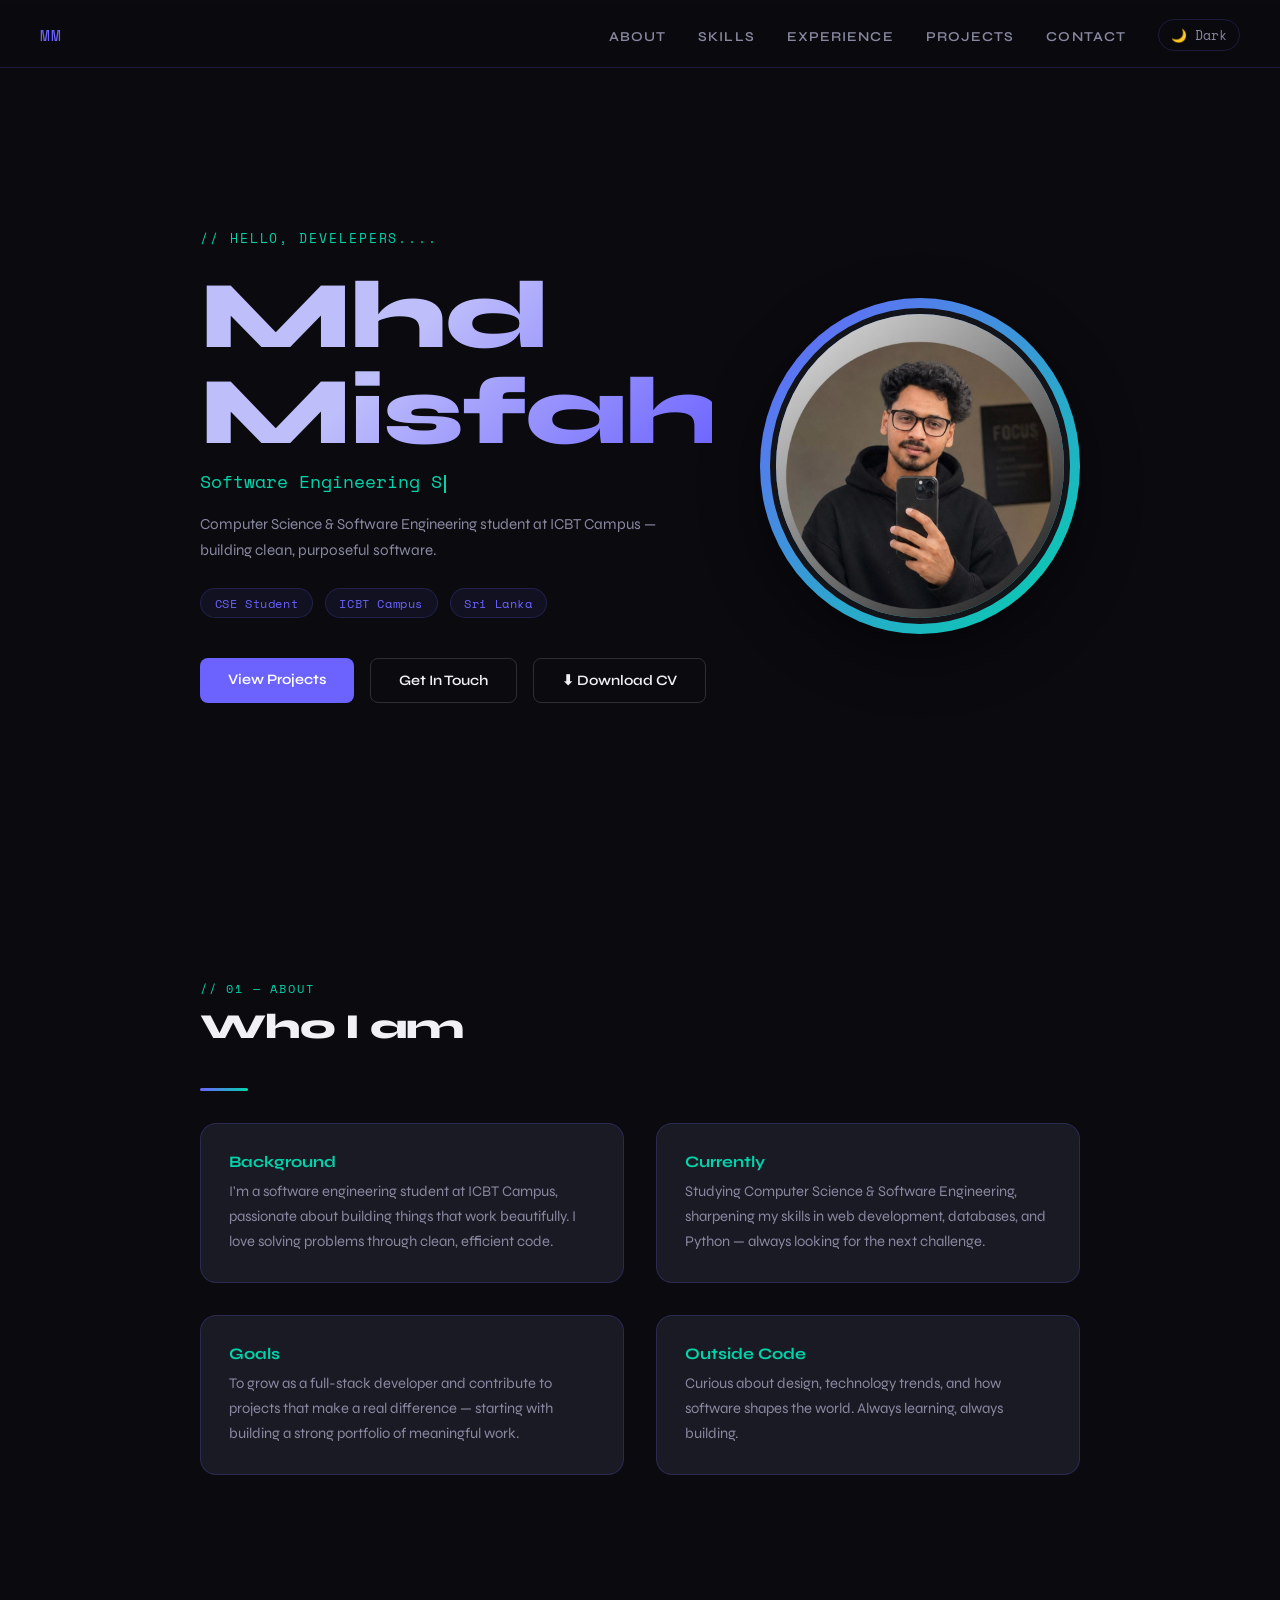
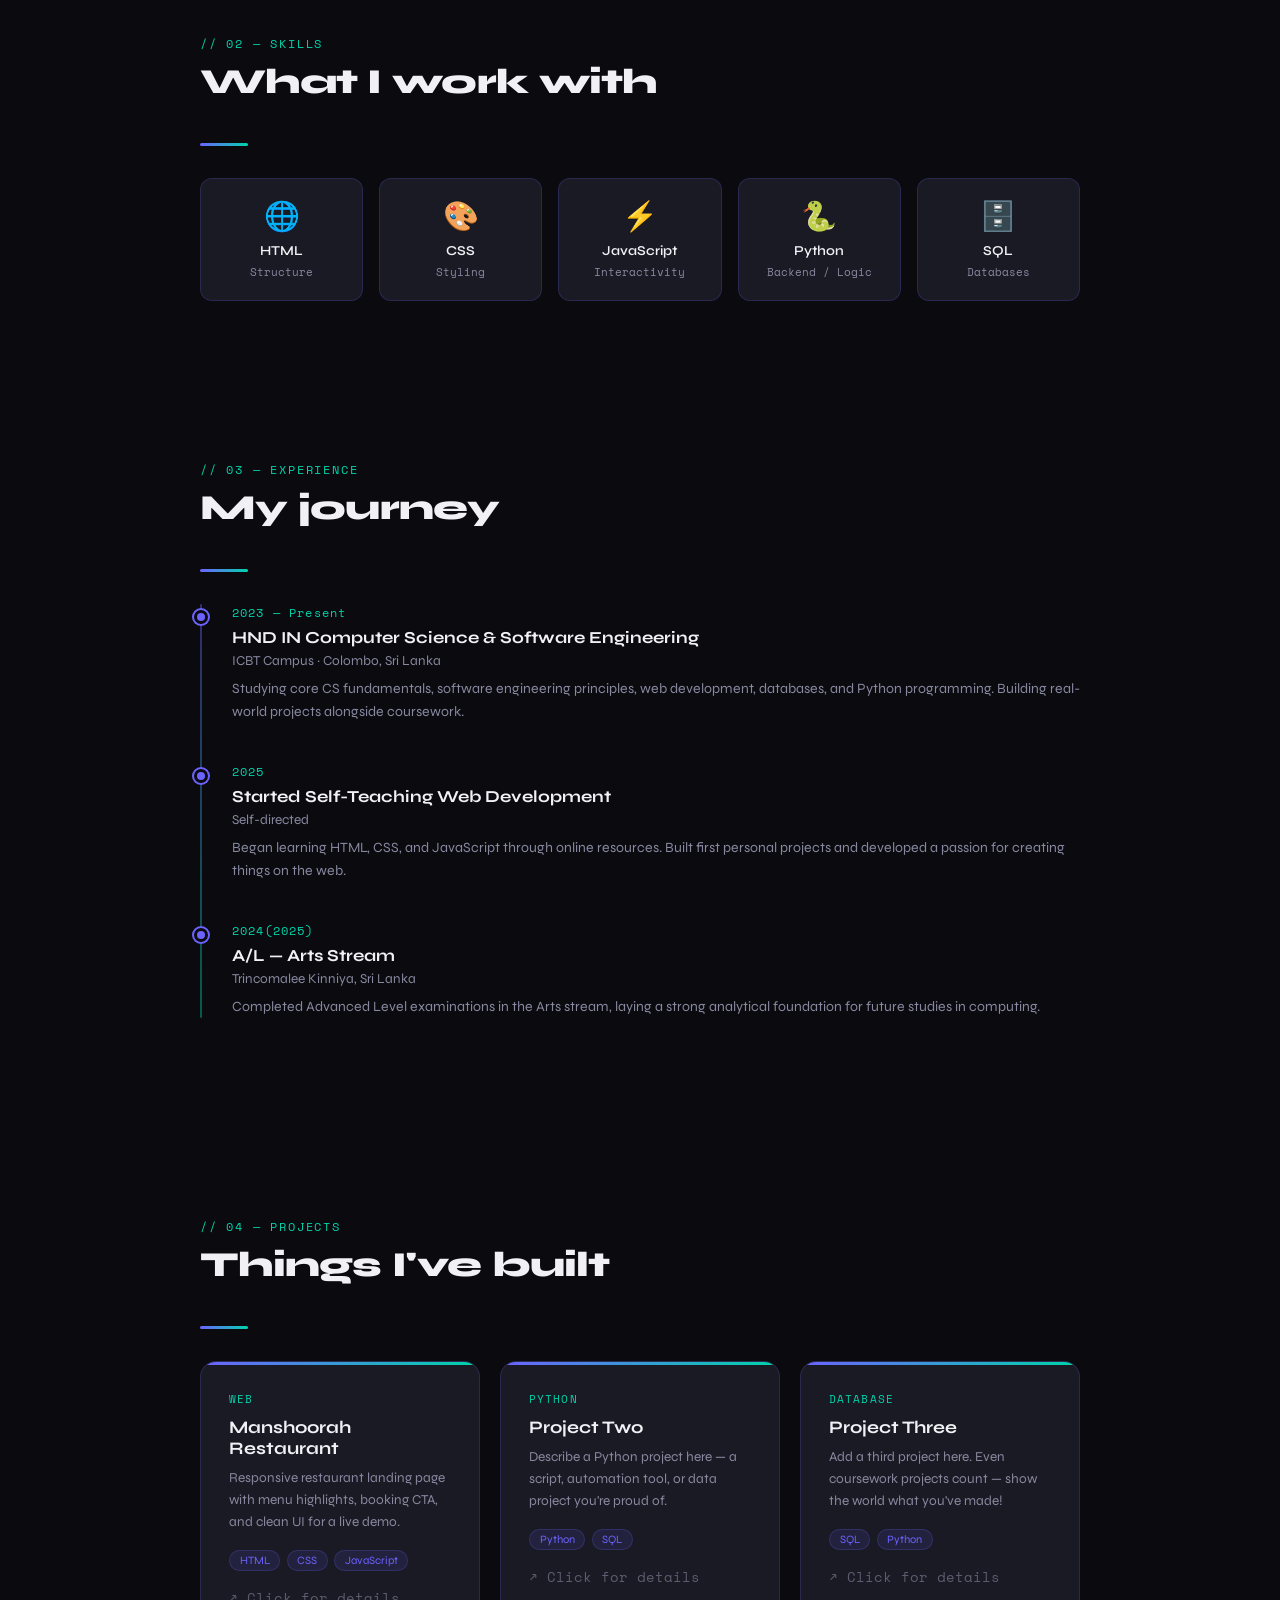
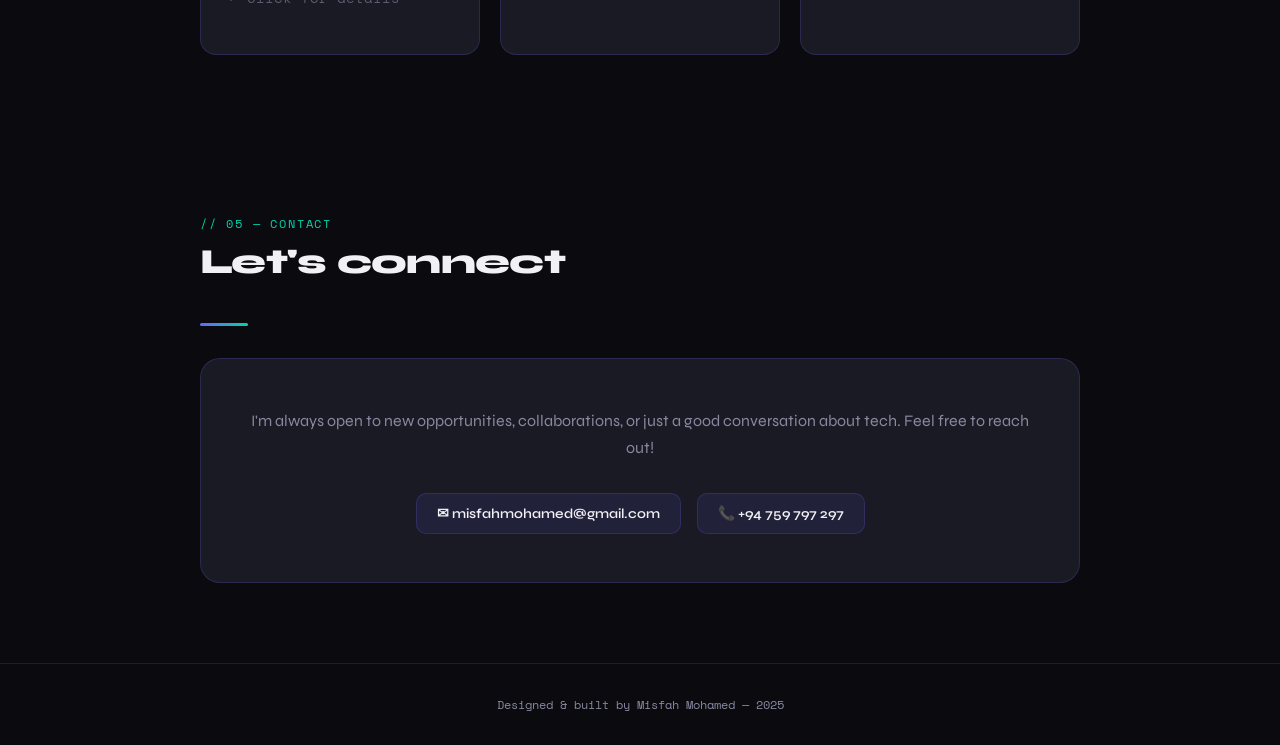
<file: misfah_portfolio.html>
<!DOCTYPE html>
<html lang="en">

<head>
    <meta charset="UTF-8" />
    <meta name="viewport" content="width=device-width, initial-scale=1.0" />
    <title>Misfah Mohamed | Portfolio</title>
    <link
        href="https://fonts.googleapis.com/css2?family=Space+Mono:wght@400;700&family=Syne:wght@400;600;800&display=swap"
        rel="stylesheet" />
    <style>
        *,
        *::before,
        *::after {
            box-sizing: border-box;
            margin: 0;
            padding: 0;
        }

        :root {
            --bg: #0a0a0f;
            --surface: #13131a;
            --card: #1a1a24;
            --accent: #6c63ff;
            --accent2: #00d4aa;
            --text: #f0f0f5;
            --muted: #8888a0;
            --border: rgba(108, 99, 255, 0.2);
            --progress-h: 3px;
        }

        /* ─── LIGHT MODE ─── */
        body.light {
            --bg: #f4f4f9;
            --surface: #e8e8f0;
            --card: #ffffff;
            --accent: #5a52e0;
            --accent2: #00a887;
            --text: #0e0e1a;
            --muted: #5c5c78;
            --border: rgba(90, 82, 224, 0.18);
        }

        html {
            scroll-behavior: smooth;
        }

        body {
            font-family: 'Syne', sans-serif;
            background: var(--bg);
            color: var(--text);
            min-height: 100vh;
            transition: background 0.35s, color 0.35s;
        }

        /* ─── SCROLL PROGRESS ─── */
        #scroll-progress {
            position: fixed;
            top: 0;
            left: 0;
            height: var(--progress-h);
            width: 0%;
            background: linear-gradient(90deg, var(--accent), var(--accent2));
            z-index: 9999;
            transition: width 0.1s linear;
        }

        /* ─── NAV ─── */
        nav {
            position: fixed;
            top: var(--progress-h);
            width: 100%;
            z-index: 100;
            background: rgba(10, 10, 15, 0.85);
            backdrop-filter: blur(12px);
            border-bottom: 1px solid var(--border);
            display: flex;
            justify-content: space-between;
            align-items: center;
            padding: 1rem 2.5rem;
            transition: background 0.35s;
        }

        body.light nav {
            background: rgba(244, 244, 249, 0.88);
        }

        .nav-logo {
            font-family: 'Space Mono', monospace;
            font-size: 1rem;
            color: var(--accent);
            letter-spacing: .05em;
        }

        .nav-links {
            display: flex;
            gap: 2rem;
            list-style: none;
            align-items: center;
        }

        .nav-links a {
            text-decoration: none;
            color: var(--muted);
            font-size: .85rem;
            font-weight: 600;
            letter-spacing: .08em;
            text-transform: uppercase;
            transition: color .2s;
        }

        .nav-links a:hover {
            color: var(--accent2);
        }

        /* theme toggle */
        #theme-btn {
            background: none;
            border: 1px solid var(--border);
            border-radius: 100px;
            cursor: pointer;
            color: var(--muted);
            padding: .35rem .75rem;
            font-size: .8rem;
            font-family: 'Space Mono', monospace;
            transition: border-color .2s, color .2s;
        }

        #theme-btn:hover {
            border-color: var(--accent2);
            color: var(--accent2);
        }

        /* ─── SECTIONS ─── */
        section {
            padding: 5rem 2.5rem;
            max-width: 960px;
            margin: 0 auto;
        }

        /* ─── HERO ─── */
        #hero {
            min-height: 100vh;
            display: flex;
            align-items: center;
            padding-top: 7rem;
        }

        .hero-layout {
            width: 100%;
            display: grid;
            grid-template-columns: minmax(0, 1fr) 320px;
            gap: 3rem;
            align-items: center;
        }

        .hero-content {
            max-width: 560px;
        }

        .hero-profile-wrap {
            display: flex;
            flex-direction: column;
            align-items: center;
            justify-content: flex-end;
            gap: 1.5rem;
        }

        .hero-profile {
            width: min(320px, 100%);
            aspect-ratio: 1;
            border-radius: 50%;
            padding: 10px;
            background: linear-gradient(135deg, var(--accent), var(--accent2));
            box-shadow: 0 20px 60px rgba(0, 0, 0, .35);
        }

        .hero-profile img {
            width: 100%;
            height: 100%;
            display: block;
            object-fit: cover;
            border-radius: 50%;
            border: 6px solid var(--surface);
        }

        .hero-tag {
            font-family: 'Space Mono', monospace;
            font-size: .8rem;
            color: var(--accent2);
            letter-spacing: .15em;
            text-transform: uppercase;
            margin-bottom: 1.25rem;
        }

        h1.hero-name {
            font-size: clamp(3rem, 8vw, 6rem);
            font-weight: 800;
            line-height: 1;
            letter-spacing: -.02em;
            background: linear-gradient(135deg, #bebefb 40%, var(--accent));
            -webkit-background-clip: text;
            -webkit-text-fill-color: transparent;
            background-clip: text;
            margin-bottom: .5rem;
        }

        /* typing effect */
        #typed-role {
            font-size: 1.1rem;
            color: var(--accent2);
            font-family: 'Space Mono', monospace;
            margin-bottom: 1rem;
            min-height: 1.6em;
        }

        #typed-role .cursor {
            display: inline-block;
            width: 2px;
            height: 1em;
            background: var(--accent2);
            margin-left: 2px;
            vertical-align: middle;
            animation: blink .75s step-end infinite;
        }

        @keyframes blink {
            50% {
                opacity: 0;
            }
        }

        .hero-role {
            font-size: .95rem;
            color: var(--muted);
            margin-bottom: 1.5rem;
            max-width: 500px;
            line-height: 1.7;
        }

        .hero-badges {
            display: flex;
            gap: .75rem;
            flex-wrap: wrap;
            margin-bottom: 2.5rem;
        }

        .badge {
            font-family: 'Space Mono', monospace;
            font-size: .75rem;
            padding: .35rem .85rem;
            border: 1px solid var(--border);
            border-radius: 100px;
            color: var(--accent);
            background: rgba(108, 99, 255, .08);
            letter-spacing: .05em;
        }

        .hero-cta {
            display: flex;
            gap: 1rem;
            flex-wrap: wrap;
        }

        .btn-primary {
            padding: .8rem 1.75rem;
            background: var(--accent);
            color: #fff;
            border: none;
            border-radius: 8px;
            font-family: 'Syne', sans-serif;
            font-weight: 600;
            font-size: .9rem;
            cursor: pointer;
            text-decoration: none;
            transition: opacity .2s, transform .1s;
            display: inline-block;
        }

        .btn-primary:hover {
            opacity: .88;
            transform: translateY(-1px);
        }

        .btn-outline {
            padding: .8rem 1.75rem;
            background: transparent;
            color: var(--text);
            border: 1px solid rgba(255, 255, 255, .15);
            border-radius: 8px;
            font-family: 'Syne', sans-serif;
            font-weight: 600;
            font-size: .9rem;
            cursor: pointer;
            text-decoration: none;
            transition: border-color .2s, transform .1s;
            display: inline-block;
        }

        .btn-outline:hover {
            border-color: var(--accent2);
            transform: translateY(-1px);
        }

        body.light .btn-outline {
            border-color: rgba(0, 0, 0, .18);
        }

        /* ─── SECTION LABELS ─── */
        .section-label {
            font-family: 'Space Mono', monospace;
            font-size: .75rem;
            color: var(--accent2);
            letter-spacing: .15em;
            text-transform: uppercase;
            margin-bottom: .5rem;
        }

        h2.section-title {
            font-size: 2.2rem;
            font-weight: 800;
            letter-spacing: -.02em;
            margin-bottom: 2.5rem;
        }

        .divider {
            width: 48px;
            height: 3px;
            background: linear-gradient(90deg, var(--accent), var(--accent2));
            border-radius: 2px;
            margin-bottom: 2rem;
        }

        /* ─── REVEAL ON SCROLL ─── */
        .reveal {
            opacity: 0;
            transform: translateY(32px);
            transition: opacity .65s ease, transform .65s ease;
        }

        .reveal.visible {
            opacity: 1;
            transform: none;
        }

        /* ─── ABOUT ─── */
        .about-grid {
            display: grid;
            grid-template-columns: 1fr 1fr;
            gap: 2rem;
        }

        .about-card {
            background: var(--card);
            border: 1px solid var(--border);
            border-radius: 16px;
            padding: 1.75rem;
        }

        .about-card h3 {
            font-size: 1rem;
            color: var(--accent2);
            margin-bottom: .5rem;
        }

        .about-card p {
            font-size: .92rem;
            color: var(--muted);
            line-height: 1.7;
        }

        /* ─── SKILLS ─── */
        .skills-grid {
            display: grid;
            grid-template-columns: repeat(auto-fit, minmax(140px, 1fr));
            gap: 1rem;
        }

        .skill-card {
            background: var(--card);
            border: 1px solid var(--border);
            border-radius: 12px;
            padding: 1.25rem 1rem;
            text-align: center;
            transition: border-color .2s, transform .2s;
        }

        .skill-card:hover {
            border-color: var(--accent);
            transform: translateY(-3px);
        }

        .skill-icon {
            font-size: 1.8rem;
            margin-bottom: .5rem;
        }

        .skill-name {
            font-size: .85rem;
            font-weight: 600;
            color: var(--text);
        }

        .skill-level {
            font-family: 'Space Mono', monospace;
            font-size: .7rem;
            color: var(--muted);
            margin-top: .25rem;
        }

        /* ─── TIMELINE ─── */
        #experience {
            position: relative;
        }

        .timeline {
            position: relative;
            padding-left: 2rem;
        }

        .timeline::before {
            content: '';
            position: absolute;
            left: 0;
            top: 0;
            bottom: 0;
            width: 2px;
            background: linear-gradient(to bottom, var(--accent), var(--accent2));
            border-radius: 2px;
            opacity: .4;
        }

        .tl-item {
            position: relative;
            margin-bottom: 2.5rem;
        }

        .tl-dot {
            position: absolute;
            left: -2.4rem;
            top: .35rem;
            width: 14px;
            height: 14px;
            border-radius: 50%;
            background: var(--accent);
            border: 3px solid var(--bg);
            box-shadow: 0 0 0 2px var(--accent);
            transition: background .2s;
        }

        .tl-item:hover .tl-dot {
            background: var(--accent2);
            box-shadow: 0 0 0 2px var(--accent2);
        }

        .tl-date {
            font-family: 'Space Mono', monospace;
            font-size: .72rem;
            color: var(--accent2);
            letter-spacing: .1em;
            margin-bottom: .35rem;
        }

        .tl-title {
            font-size: 1.05rem;
            font-weight: 700;
            margin-bottom: .25rem;
        }

        .tl-org {
            font-size: .85rem;
            color: var(--muted);
            margin-bottom: .5rem;
        }

        .tl-desc {
            font-size: .88rem;
            color: var(--muted);
            line-height: 1.65;
        }

        /* ─── PROJECTS ─── */
        .projects-grid {
            display: grid;
            grid-template-columns: repeat(auto-fit, minmax(260px, 1fr));
            gap: 1.25rem;
        }

        .project-card {
            background: var(--card);
            border: 1px solid var(--border);
            border-radius: 16px;
            padding: 1.75rem;
            transition: border-color .2s, transform .2s;
            position: relative;
            overflow: hidden;
            cursor: pointer;
        }

        .project-card::before {
            content: '';
            position: absolute;
            top: 0;
            left: 0;
            right: 0;
            height: 3px;
            background: linear-gradient(90deg, var(--accent), var(--accent2));
        }

        .project-card:hover {
            border-color: var(--accent);
            transform: translateY(-4px);
        }

        .project-tag {
            font-family: 'Space Mono', monospace;
            font-size: .7rem;
            color: var(--accent2);
            letter-spacing: .1em;
            text-transform: uppercase;
            margin-bottom: .6rem;
        }

        .project-card h3 {
            font-size: 1.1rem;
            font-weight: 700;
            margin-bottom: .5rem;
        }

        .project-card p {
            font-size: .85rem;
            color: var(--muted);
            line-height: 1.65;
            margin-bottom: 1rem;
        }

        .project-techs {
            display: flex;
            gap: .4rem;
            flex-wrap: wrap;
        }

        .tech-pill {
            font-size: .7rem;
            padding: .2rem .6rem;
            background: rgba(108, 99, 255, .12);
            color: var(--accent);
            border-radius: 100px;
            border: 1px solid var(--border);
        }

        .open-modal-hint {
            font-family: 'Space Mono', monospace;
            font-size: .7rem;
            color: var(--muted);
            margin-top: 1rem;
            opacity: .6;
        }

        /* ─── MODAL ─── */
        .modal-overlay {
            position: fixed;
            inset: 0;
            background: rgba(0, 0, 0, .7);
            backdrop-filter: blur(6px);
            z-index: 500;
            display: flex;
            align-items: center;
            justify-content: center;
            padding: 1.5rem;
            opacity: 0;
            pointer-events: none;
            transition: opacity .25s;
        }

        .modal-overlay.open {
            opacity: 1;
            pointer-events: all;
        }

        .modal-box {
            background: var(--card);
            border: 1px solid var(--border);
            border-radius: 20px;
            padding: 2.5rem;
            max-width: 560px;
            width: 100%;
            position: relative;
            transform: translateY(24px);
            transition: transform .3s ease;
        }

        .modal-overlay.open .modal-box {
            transform: none;
        }

        .modal-close {
            position: absolute;
            top: 1.25rem;
            right: 1.25rem;
            background: none;
            border: 1px solid var(--border);
            border-radius: 8px;
            color: var(--muted);
            cursor: pointer;
            font-size: 1.1rem;
            width: 36px;
            height: 36px;
            display: flex;
            align-items: center;
            justify-content: center;
            transition: border-color .2s, color .2s;
        }

        .modal-close:hover {
            border-color: var(--accent2);
            color: var(--accent2);
        }

        .modal-tag {
            font-family: 'Space Mono', monospace;
            font-size: .7rem;
            color: var(--accent2);
            letter-spacing: .1em;
            text-transform: uppercase;
            margin-bottom: .5rem;
        }

        .modal-title {
            font-size: 1.5rem;
            font-weight: 800;
            margin-bottom: 1rem;
        }

        .modal-desc {
            font-size: .92rem;
            color: var(--muted);
            line-height: 1.7;
            margin-bottom: 1.25rem;
        }

        .modal-techs {
            display: flex;
            gap: .4rem;
            flex-wrap: wrap;
            margin-bottom: 1.5rem;
        }

        .modal-links {
            display: flex;
            gap: .75rem;
            flex-wrap: wrap;
        }

        .modal-link {
            padding: .55rem 1.1rem;
            border-radius: 8px;
            font-size: .85rem;
            font-weight: 600;
            text-decoration: none;
            font-family: 'Syne', sans-serif;
            transition: opacity .2s;
        }

        .ml-primary {
            background: var(--accent);
            color: #fff;
        }

        .ml-outline {
            background: transparent;
            border: 1px solid var(--border);
            color: var(--text);
        }

        .ml-outline:hover {
            border-color: var(--accent2);
        }

        /* ─── CONTACT ─── */
        .contact-box {
            background: var(--card);
            border: 1px solid var(--border);
            border-radius: 20px;
            padding: 3rem 2.5rem;
            text-align: center;
        }

        .contact-box p {
            color: var(--muted);
            margin-bottom: 2rem;
            font-size: 1rem;
            line-height: 1.7;
        }

        .contact-links {
            display: flex;
            justify-content: center;
            gap: 1rem;
            flex-wrap: wrap;
        }

        .contact-link {
            display: flex;
            align-items: center;
            gap: .5rem;
            padding: .7rem 1.25rem;
            background: rgba(108, 99, 255, .1);
            border: 1px solid var(--border);
            border-radius: 10px;
            color: var(--text);
            text-decoration: none;
            font-size: .85rem;
            font-weight: 600;
            transition: border-color .2s, background .2s;
        }

        .contact-link:hover {
            border-color: var(--accent2);
            background: rgba(0, 212, 170, .1);
        }

        /* ─── FOOTER ─── */
        footer {
            text-align: center;
            padding: 2rem;
            font-family: 'Space Mono', monospace;
            font-size: .75rem;
            color: var(--muted);
            border-top: 1px solid var(--border);
        }

        /* ─── HERO ANIM ─── */
        @keyframes fadeUp {
            from {
                opacity: 0;
                transform: translateY(24px);
            }

            to {
                opacity: 1;
                transform: none;
            }
        }

        .hero-tag {
            animation: fadeUp .7s ease both .1s;
        }

        h1.hero-name {
            animation: fadeUp .7s ease both .22s;
        }

        #typed-role {
            animation: fadeUp .7s ease both .3s;
        }

        .hero-role {
            animation: fadeUp .7s ease both .34s;
        }

        .hero-badges {
            animation: fadeUp .7s ease both .44s;
        }

        .hero-cta {
            animation: fadeUp .7s ease both .54s;
        }

        /* ─── RESPONSIVE ─── */
        @media (max-width: 820px) {
            nav {
                padding: 1rem 1.25rem;
            }

            section {
                padding: 4.5rem 1.25rem;
            }

            .hero-layout {
                grid-template-columns: 1fr;
                gap: 2rem;
            }

            .hero-profile-wrap {
                order: -1;
                justify-content: center;
            }

            .hero-profile {
                width: min(260px, 72vw);
            }

            .about-grid {
                grid-template-columns: 1fr;
            }

            .nav-links {
                gap: 1rem;
            }
        }
    </style>
</head>

<body>

    <!-- SCROLL PROGRESS -->
    <div id="scroll-progress"></div>

    <!-- NAV -->
    <nav>
        <span class="nav-logo">MM</span>
        <ul class="nav-links">
            <li><a href="#about">About</a></li>
            <li><a href="#skills">Skills</a></li>
            <li><a href="#experience">Experience</a></li>
            <li><a href="#projects">Projects</a></li>
            <li><a href="#contact">Contact</a></li>
            <li><button id="theme-btn" aria-label="Toggle theme">🌙 Dark</button></li>
        </ul>
    </nav>

    <!-- HERO -->
    <section id="hero">
        <div class="hero-layout">
            <div class="hero-content">
                <p class="hero-tag">// Hello, Develepers....</p>
                <h1 class="hero-name">Mhd<br />Misfah</h1>
                <div id="typed-role"><span id="typed-text"></span><span class="cursor"></span></div>
                <p class="hero-role">Computer Science &amp; Software Engineering student at ICBT Campus — building
                    clean, purposeful software.</p>
                <div class="hero-badges">
                    <span class="badge">CSE Student</span>
                    <span class="badge">ICBT Campus</span>
                    <span class="badge">Sri Lanka</span>
                </div>
                <div class="hero-cta">
                    <a href="#projects" class="btn-primary">View Projects</a>
                    <a href="#contact" class="btn-outline">Get In Touch</a>
                    <a href="resume.pdf" download class="btn-outline" title="Download CV">⬇ Download CV</a>
                </div>
            </div>
            <div class="hero-profile-wrap">
                <div class="hero-profile">
                    <img src="images/WhatsApp Image 2026-05-02 at 8.56.31 PM.jpeg" alt="Portrait of Misfah Mohamed" />
                </div>
            </div>
        </div>
    </section>

    <!-- ABOUT -->
    <section id="about">
        <p class="section-label">// 01 — about</p>
        <h2 class="section-title">Who I am</h2>
        <div class="divider"></div>
        <div class="about-grid">
            <div class="about-card reveal">
                <h3>Background</h3>
                <p>I'm a software engineering student at ICBT Campus, passionate about building things that work
                    beautifully. I love solving problems through clean, efficient code.</p>
            </div>
            <div class="about-card reveal">
                <h3>Currently</h3>
                <p>Studying Computer Science &amp; Software Engineering, sharpening my skills in web development,
                    databases, and Python — always looking for the next challenge.</p>
            </div>
            <div class="about-card reveal">
                <h3>Goals</h3>
                <p>To grow as a full-stack developer and contribute to projects that make a real difference — starting
                    with building a strong portfolio of meaningful work.</p>
            </div>
            <div class="about-card reveal">
                <h3>Outside Code</h3>
                <p>Curious about design, technology trends, and how software shapes the world. Always learning, always
                    building.</p>
            </div>
        </div>
    </section>

    <!-- SKILLS -->
    <section id="skills">
        <p class="section-label">// 02 — skills</p>
        <h2 class="section-title">What I work with</h2>
        <div class="divider"></div>
        <div class="skills-grid">
            <div class="skill-card reveal">
                <div class="skill-icon">🌐</div>
                <div class="skill-name">HTML</div>
                <div class="skill-level">Structure</div>
            </div>
            <div class="skill-card reveal">
                <div class="skill-icon">🎨</div>
                <div class="skill-name">CSS</div>
                <div class="skill-level">Styling</div>
            </div>
            <div class="skill-card reveal">
                <div class="skill-icon">⚡</div>
                <div class="skill-name">JavaScript</div>
                <div class="skill-level">Interactivity</div>
            </div>
            <div class="skill-card reveal">
                <div class="skill-icon">🐍</div>
                <div class="skill-name">Python</div>
                <div class="skill-level">Backend / Logic</div>
            </div>
            <div class="skill-card reveal">
                <div class="skill-icon">🗄️</div>
                <div class="skill-name">SQL</div>
                <div class="skill-level">Databases</div>
            </div>
        </div>
    </section>

    <!-- EXPERIENCE / TIMELINE -->
    <section id="experience">
        <p class="section-label">// 03 — experience</p>
        <h2 class="section-title">My journey</h2>
        <div class="divider"></div>
        <div class="timeline">
            <div class="tl-item reveal">
                <div class="tl-dot"></div>
                <div class="tl-date">2023 — Present</div>
                <div class="tl-title">HND IN Computer Science &amp; Software Engineering</div>
                <div class="tl-org">ICBT Campus · Colombo, Sri Lanka</div>
                <div class="tl-desc">Studying core CS fundamentals, software engineering principles, web development,
                    databases, and Python programming. Building real-world projects alongside coursework.</div>
            </div>
            <div class="tl-item reveal">
                <div class="tl-dot"></div>
                <div class="tl-date">2025</div>
                <div class="tl-title">Started Self-Teaching Web Development</div>
                <div class="tl-org">Self-directed</div>
                <div class="tl-desc">Began learning HTML, CSS, and JavaScript through online resources. Built first
                    personal projects and developed a passion for creating things on the web.</div>
            </div>
            <div class="tl-item reveal">
                <div class="tl-dot"></div>
                <div class="tl-date">2024(2025)</div>
                <div class="tl-title">A/L — Arts Stream</div>
                <div class="tl-org">Trincomalee Kinniya, Sri Lanka</div>
                <div class="tl-desc">Completed Advanced Level examinations in the Arts stream, laying a strong
                    analytical foundation for future studies in computing.</div>
            </div>
        </div>
    </section>

    <!-- PROJECTS -->
    <section id="projects">
        <p class="section-label">// 04 — projects</p>
        <h2 class="section-title">Things I've built</h2>
        <div class="divider"></div>
        <div class="projects-grid">
            <div class="project-card reveal" data-modal="0">
                <div class="project-tag">Web</div>
                <h3>Manshoorah Restaurant</h3>
                <p>Responsive restaurant landing page with menu highlights, booking CTA, and clean UI for a live demo.
                </p>
                <div class="project-techs">
                    <span class="tech-pill">HTML</span>
                    <span class="tech-pill">CSS</span>
                    <span class="tech-pill">JavaScript</span>
                </div>
                <p class="open-modal-hint">↗ Click for details</p>
            </div>
            <div class="project-card reveal" data-modal="1">
                <div class="project-tag">Python</div>
                <h3>Project Two</h3>
                <p>Describe a Python project here — a script, automation tool, or data project you're proud of.</p>
                <div class="project-techs">
                    <span class="tech-pill">Python</span>
                    <span class="tech-pill">SQL</span>
                </div>
                <p class="open-modal-hint">↗ Click for details</p>
            </div>
            <div class="project-card reveal" data-modal="2">
                <div class="project-tag">Database</div>
                <h3>Project Three</h3>
                <p>Add a third project here. Even coursework projects count — show the world what you've made!</p>
                <div class="project-techs">
                    <span class="tech-pill">SQL</span>
                    <span class="tech-pill">Python</span>
                </div>
                <p class="open-modal-hint">↗ Click for details</p>
            </div>
        </div>
    </section>

    <!-- CONTACT -->
    <section id="contact">
        <p class="section-label">// 05 — contact</p>
        <h2 class="section-title">Let's connect</h2>
        <div class="divider"></div>
        <div class="contact-box reveal">
            <p>I'm always open to new opportunities, collaborations, or just a good conversation about tech. Feel free
                to reach out!</p>
            <div class="contact-links">
                <a class="contact-link" href="mailto:misfahmohamed@gmail.com">✉ misfahmohamed@gmail.com</a>
                <a class="contact-link" href="tel:+94759797297">📞 +94 759 797 297</a>
            </div>
        </div>
    </section>

    <footer>
        <p>Designed &amp; built by Misfah Mohamed &mdash; 2025</p>
    </footer>

    <!-- PROJECT MODAL -->
    <div class="modal-overlay" id="modal-overlay" role="dialog" aria-modal="true">
        <div class="modal-box">
            <button class="modal-close" id="modal-close" aria-label="Close">✕</button>
            <div class="modal-tag" id="m-tag"></div>
            <div class="modal-title" id="m-title"></div>
            <div class="modal-desc" id="m-desc"></div>
            <div class="modal-techs" id="m-techs"></div>
            <div class="modal-links" id="m-links"></div>
        </div>
    </div>

    <script>
        /* ── PROJECT DATA ── */
        const projects = [
            {
                tag: "Web",
                title: "Manshoorah Restaurant",
                desc: "A restaurant landing page built with HTML, CSS, and JavaScript. It includes a responsive layout, menu section, and a live demo hosted on GitHub Pages.",
                techs: ["HTML", "CSS", "JavaScript"],
                links: [
                    { label: "Live Demo", href: "https://misfah2005.github.io/manshoorah-resturant22/", primary: true },
                    { label: "GitHub", href: "https://github.com/misfah2005/manshoorah-resturant22", primary: false }
                ]
            },
            {
                tag: "Python",
                title: "Project Two",
                desc: "A full description of your second project. Was it an automation script? A data pipeline? A CLI tool? Describe what it does, why you built it, and what you gained from building it.",
                techs: ["Python", "SQL"],
                links: [
                    { label: "GitHub", href: "#", primary: true }
                ]
            },
            {
                tag: "Database",
                title: "Project Three",
                desc: "A full description of your third project. Maybe it was a database design exercise, a CRUD application, or an analytics project. Explain the schema, queries, and the insights you got from the data.",
                techs: ["SQL", "Python"],
                links: [
                    { label: "GitHub", href: "#", primary: true }
                ]
            }
        ];

        /* ── SCROLL PROGRESS ── */
        const progressBar = document.getElementById('scroll-progress');
        window.addEventListener('scroll', () => {
            const scrollTop = document.documentElement.scrollTop;
            const docH = document.documentElement.scrollHeight - window.innerHeight;
            progressBar.style.width = (scrollTop / docH * 100) + '%';
        });

        /* ── REVEAL ON SCROLL ── */
        const reveals = document.querySelectorAll('.reveal');
        const revealObs = new IntersectionObserver((entries) => {
            entries.forEach((e, i) => {
                if (e.isIntersecting) {
                    e.target.style.transitionDelay = (i * 0.06) + 's';
                    e.target.classList.add('visible');
                    revealObs.unobserve(e.target);
                }
            });
        }, { threshold: 0.12 });
        reveals.forEach(el => revealObs.observe(el));

        /* ── TYPING EFFECT ── */
        const roles = [
            "Software Engineering Student",
            "Web Developer",
            "Python Enthusiast",
            "Problem Solver",
        ];
        let ri = 0, ci = 0, deleting = false;
        const typedEl = document.getElementById('typed-text');
        function type() {
            const current = roles[ri];
            if (!deleting) {
                typedEl.textContent = current.slice(0, ++ci);
                if (ci === current.length) { deleting = true; setTimeout(type, 1600); return; }
            } else {
                typedEl.textContent = current.slice(0, --ci);
                if (ci === 0) { deleting = false; ri = (ri + 1) % roles.length; }
            }
            setTimeout(type, deleting ? 45 : 85);
        }
        type();

        /* ── THEME TOGGLE ── */
        const themeBtn = document.getElementById('theme-btn');
        let light = false;
        themeBtn.addEventListener('click', () => {
            light = !light;
            document.body.classList.toggle('light', light);
            themeBtn.textContent = light ? '🌙 Dark' : '☀️ Light';
        });

        /* ── MODAL ── */
        const overlay = document.getElementById('modal-overlay');
        const mClose = document.getElementById('modal-close');
        const mTag = document.getElementById('m-tag');
        const mTitle = document.getElementById('m-title');
        const mDesc = document.getElementById('m-desc');
        const mTechs = document.getElementById('m-techs');
        const mLinks = document.getElementById('m-links');

        document.querySelectorAll('[data-modal]').forEach(card => {
            card.addEventListener('click', () => {
                const p = projects[+card.dataset.modal];
                mTag.textContent = p.tag;
                mTitle.textContent = p.title;
                mDesc.textContent = p.desc;
                mTechs.innerHTML = p.techs.map(t => `<span class="tech-pill">${t}</span>`).join('');
                mLinks.innerHTML = p.links.map(l =>
                    `<a class="modal-link ${l.primary ? 'ml-primary' : 'ml-outline'}" href="${l.href}" target="_blank">${l.label}</a>`
                ).join('');
                overlay.classList.add('open');
                document.body.style.overflow = 'hidden';
            });
        });

        function closeModal() {
            overlay.classList.remove('open');
            document.body.style.overflow = '';
        }
        mClose.addEventListener('click', closeModal);
        overlay.addEventListener('click', e => { if (e.target === overlay) closeModal(); });
        document.addEventListener('keydown', e => { if (e.key === 'Escape') closeModal(); });
    </script>
</body>

</html>
</file>
